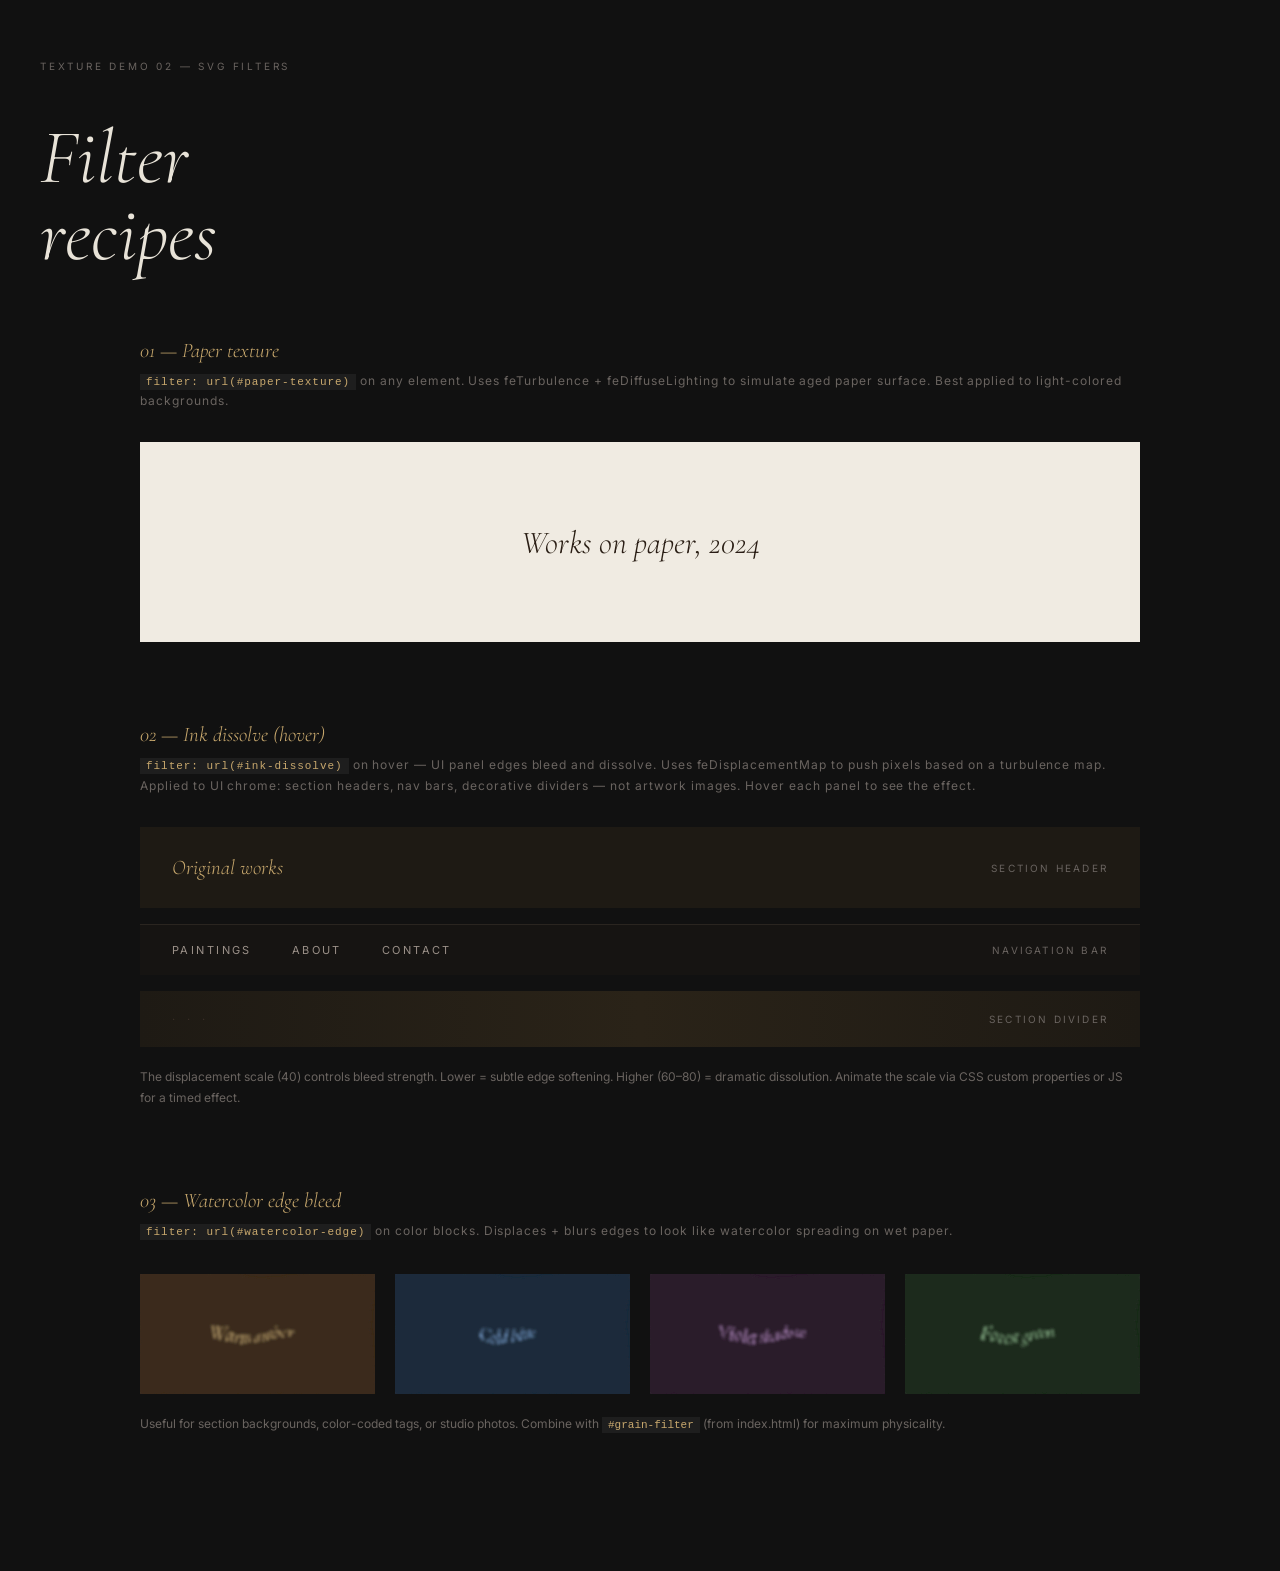
<file: demos/texture-02-svg-filters.html>
<!DOCTYPE html>
<html lang="en">
<head>
  <meta charset="UTF-8">
  <meta name="viewport" content="width=device-width, initial-scale=1.0">
  <title>Demo: SVG Filter Textures</title>
  <link rel="stylesheet" href="https://fonts.googleapis.com/css2?family=Cormorant:ital,wght@0,300;0,400;1,300;1,400&family=Inter:wght@300;400&display=swap">

  <!--
  ═══════════════════════════════════════════════════════════════
  DEMO: SVG Filter Effects — paper, ink displacement, watercolor
  ═══════════════════════════════════════════════════════════════
  No library. Pure SVG <filter> elements.
  Reference: https://tympanus.net/codrops/2019/02/19/svg-filter-effects-creating-texture-with-feturbulence/

  Three filter recipes, each applied with one CSS rule:
    filter: url(#paper-texture)
    filter: url(#ink-displacement)
    filter: url(#watercolor-edge)

  What they do:
    paper-texture  — feTurbulence + feDiffuseLighting → aged paper surface
    ink-dissolve   — feDisplacementMap → UI panel / section edges bleed on hover
    watercolor     — chained turbulence + feComposite → soft organic edges on color

  DESIGN PRINCIPLE: These filters apply to UI chrome — backgrounds, section panels,
  dividers, navigation bars, frames, decorative shapes. The artwork itself is complete
  and presents itself without modification.

  Use on your art site:
    - Apply paper-texture to the page background for physicality
    - Apply ink-dissolve to section header panels or nav bars on hover
    - Apply watercolor to colored section backgrounds or decorative borders
    - Combine with grain overlay for maximum atmosphere
  ═══════════════════════════════════════════════════════════════
  -->

  <style>
    * { box-sizing: border-box; margin: 0; padding: 0; }

    body {
      background: #111;
      color: #e8e3d8;
      font-family: 'Inter', sans-serif;
      padding: 60px 40px;
    }

    .demo-label {
      font-size: 10px;
      letter-spacing: 0.28em;
      text-transform: uppercase;
      color: #6a6460;
      margin-bottom: 48px;
    }

    h1 {
      font-family: 'Cormorant', serif;
      font-size: clamp(2.5rem, 6vw, 5rem);
      font-weight: 300;
      font-style: italic;
      margin-bottom: 64px;
      line-height: 1;
    }

    .section {
      max-width: 1000px;
      margin: 0 auto 80px;
    }

    .section-title {
      font-family: 'Cormorant', serif;
      font-size: 1.3rem;
      font-style: italic;
      font-weight: 300;
      color: #c9a96e;
      margin-bottom: 8px;
    }

    .section-desc {
      font-size: 12px;
      color: #6a6460;
      letter-spacing: 0.08em;
      margin-bottom: 32px;
      line-height: 1.6;
    }

    code {
      background: #1e1e1e;
      padding: 2px 6px;
      font-size: 11px;
      color: #c9a96e;
    }

    /* ── Recipe 1: Paper texture ──────────────────────────── */
    /* Apply to any element to get aged paper surface */
    .paper-demo {
      width: 100%;
      height: 200px;
      background: #f0ebe2; /* the texture looks best on a light base */
      filter: url(#paper-texture);
      display: flex;
      align-items: center;
      justify-content: center;
    }

    .paper-demo p {
      font-family: 'Cormorant', serif;
      font-size: 2rem;
      font-style: italic;
      font-weight: 300;
      color: #2a1f14;
    }

    /* ── Recipe 2: Ink dissolve on UI panels ─────────────────── */
    /* Applied to section header backgrounds and nav bars — not artwork images */
    .ink-panels {
      display: flex;
      flex-direction: column;
      gap: 16px;
    }

    .ink-panel {
      position: relative;
      overflow: hidden;
      cursor: pointer;
      transition: filter 0.6s ease;
    }

    /* Section header panel */
    .ink-panel--section {
      background: #1e1a14;
      padding: 28px 32px;
      display: flex;
      align-items: center;
      justify-content: space-between;
    }

    /* Navigation bar panel */
    .ink-panel--nav {
      background: #161412;
      padding: 18px 32px;
      display: flex;
      gap: 40px;
      align-items: center;
      border-top: 1px solid #2a2520;
    }

    /* Decorative divider panel */
    .ink-panel--divider {
      background: linear-gradient(90deg, #1e1a14, #2a2318, #1e1a14);
      height: 56px;
      display: flex;
      align-items: center;
      padding: 0 32px;
    }

    /* On hover: apply the displacement filter — edges bleed */
    .ink-panel:hover {
      filter: url(#ink-dissolve);
    }

    .ink-panel__heading {
      font-family: 'Cormorant', serif;
      font-size: 1.3rem;
      font-style: italic;
      font-weight: 300;
      color: #c9a96e;
    }

    .ink-panel__label {
      font-size: 10px;
      letter-spacing: 0.22em;
      text-transform: uppercase;
      color: #6a6460;
    }

    .ink-panel__nav-link {
      font-size: 11px;
      letter-spacing: 0.22em;
      text-transform: uppercase;
      color: #9a9088;
    }

    .ink-panel__divider-mark {
      font-size: 11px;
      letter-spacing: 0.4em;
      text-transform: uppercase;
      color: #3a3028;
    }

    /* ── Recipe 3: Watercolor edges ───────────────────────── */
    .wc-blocks {
      display: flex;
      gap: 20px;
      flex-wrap: wrap;
    }

    .wc-block {
      flex: 1;
      min-width: 160px;
      height: 120px;
      display: flex;
      align-items: center;
      justify-content: center;
      font-family: 'Cormorant', serif;
      font-style: italic;
      font-weight: 300;
      font-size: 1.1rem;
    }

    /* Watercolor filter makes the edges organic and bleeding */
    .wc-block:nth-child(1) { background: #3a2a1a; filter: url(#watercolor-edge); color: #e8c88a; }
    .wc-block:nth-child(2) { background: #1a2a3a; filter: url(#watercolor-edge); color: #8ab4e8; }
    .wc-block:nth-child(3) { background: #2a1a2a; filter: url(#watercolor-edge); color: #d8a8e8; }
    .wc-block:nth-child(4) { background: #1a2a1a; filter: url(#watercolor-edge); color: #a8d8a8; }

    /* ── Page background with paper texture ────────────────── */
    /* Uncomment to apply paper texture to the full page background:
       body { filter: url(#paper-texture); }
       Note: this affects all child elements too — apply to a background div instead */

    .note {
      font-size: 12px;
      color: #6a6460;
      line-height: 1.7;
      margin-top: 20px;
    }
  </style>
</head>
<body>

  <!--
  ══════════════════════════════════════════════════
  SVG FILTER DEFINITIONS — place once per page,
  hidden, referenced by filter: url(#id) in CSS
  ══════════════════════════════════════════════════
  -->
  <svg width="0" height="0" style="position:absolute;" aria-hidden="true">
    <defs>

      <!--
      RECIPE 1: Paper texture
      feTurbulence generates fractal noise
      feDiffuseLighting interprets that noise as a surface with light hitting it
      Result: aged, slightly roughened paper surface
      Adjust: baseFrequency for grain size, lighting-color for paper warmth
      -->
      <filter id="paper-texture" x="0%" y="0%" width="100%" height="100%"
              color-interpolation-filters="linearRGB">
        <feTurbulence type="fractalNoise" baseFrequency="0.65" numOctaves="4"
                      stitchTiles="stitch" result="noise"/>
        <feDiffuseLighting in="noise" lighting-color="#f8f2e4" surfaceScale="2" result="light">
          <feDistantLight azimuth="45" elevation="60"/>
        </feDiffuseLighting>
        <feComposite in="SourceGraphic" in2="light" operator="multiply"/>
      </filter>

      <!--
      RECIPE 2: Ink dissolve / edge bleed
      feDisplacementMap uses a turbulence map to push pixels off-center
      Applied to images, it makes the edges dissolve like ink in water
      Adjust: scale for displacement strength (20–60 is useful range)
              baseFrequency for how fine or coarse the bleed is
      -->
      <filter id="ink-dissolve" x="-15%" y="-15%" width="130%" height="130%"
              color-interpolation-filters="linearRGB">
        <feTurbulence type="turbulence" baseFrequency="0.02" numOctaves="4"
                      seed="2" result="turbulence"/>
        <feDisplacementMap in="SourceGraphic" in2="turbulence"
                           scale="40" xChannelSelector="R" yChannelSelector="G"/>
      </filter>

      <!--
      RECIPE 3: Watercolor edge bleed
      Aggressive turbulence displacement creates soft, organic edges on color blocks
      The blur+composite stack clips the result back to alpha shape
      Adjust: stdDeviation for edge softness, scale for how much edges bleed
      -->
      <filter id="watercolor-edge" x="-20%" y="-20%" width="140%" height="140%"
              color-interpolation-filters="linearRGB">
        <feTurbulence type="fractalNoise" baseFrequency="0.012 0.008"
                      numOctaves="6" seed="5" result="noise"/>
        <feDisplacementMap in="SourceGraphic" in2="noise"
                           scale="22" xChannelSelector="R" yChannelSelector="B"
                           result="displaced"/>
        <feGaussianBlur in="displaced" stdDeviation="1.5" result="blurred"/>
        <feComposite in="blurred" in2="SourceGraphic" operator="atop"/>
      </filter>

      <!--
      BONUS: Worn photograph
      Combines grain + slight blur + color fade for an aged photo feel
      Good for testimonial photos or artist portrait images
      -->
      <filter id="worn-photo" x="0%" y="0%" width="100%" height="100%">
        <feTurbulence type="fractalNoise" baseFrequency="0.65" numOctaves="3"
                      stitchTiles="stitch" result="noise"/>
        <feColorMatrix type="saturate" values="0.3" in="noise" result="desatNoise"/>
        <feBlend in="SourceGraphic" in2="desatNoise" mode="multiply" result="grained"/>
        <feGaussianBlur in="grained" stdDeviation="0.4"/>
      </filter>

    </defs>
  </svg>

  <p class="demo-label">Texture Demo 02 — SVG Filters</p>
  <h1>Filter<br>recipes</h1>

  <!-- Recipe 1: Paper texture -->
  <div class="section">
    <p class="section-title">01 — Paper texture</p>
    <p class="section-desc">
      <code>filter: url(#paper-texture)</code> on any element.
      Uses feTurbulence + feDiffuseLighting to simulate aged paper surface.
      Best applied to light-colored backgrounds.
    </p>
    <div class="paper-demo">
      <p>Works on paper, 2024</p>
    </div>
  </div>

  <!-- Recipe 2: Ink dissolve -->
  <div class="section">
    <p class="section-title">02 — Ink dissolve (hover)</p>
    <p class="section-desc">
      <code>filter: url(#ink-dissolve)</code> on hover — UI panel edges bleed and dissolve.
      Uses feDisplacementMap to push pixels based on a turbulence map.
      Applied to UI chrome: section headers, nav bars, decorative dividers — not artwork images.
      Hover each panel to see the effect.
    </p>
    <div class="ink-panels">
      <div class="ink-panel ink-panel--section">
        <span class="ink-panel__heading">Original works</span>
        <span class="ink-panel__label">Section header</span>
      </div>
      <div class="ink-panel ink-panel--nav">
        <span class="ink-panel__nav-link">Paintings</span>
        <span class="ink-panel__nav-link">About</span>
        <span class="ink-panel__nav-link">Contact</span>
        <span class="ink-panel__label" style="margin-left:auto;">Navigation bar</span>
      </div>
      <div class="ink-panel ink-panel--divider">
        <span class="ink-panel__divider-mark">· · ·</span>
        <span class="ink-panel__label" style="margin-left:auto;">Section divider</span>
      </div>
    </div>
    <p class="note">
      The displacement scale (40) controls bleed strength.
      Lower = subtle edge softening. Higher (60–80) = dramatic dissolution.
      Animate the scale via CSS custom properties or JS for a timed effect.
    </p>
  </div>

  <!-- Recipe 3: Watercolor edges -->
  <div class="section">
    <p class="section-title">03 — Watercolor edge bleed</p>
    <p class="section-desc">
      <code>filter: url(#watercolor-edge)</code> on color blocks.
      Displaces + blurs edges to look like watercolor spreading on wet paper.
    </p>
    <div class="wc-blocks">
      <div class="wc-block">Warm amber</div>
      <div class="wc-block">Cold blue</div>
      <div class="wc-block">Violet shadow</div>
      <div class="wc-block">Forest green</div>
    </div>
    <p class="note">
      Useful for section backgrounds, color-coded tags, or studio photos.
      Combine with <code>#grain-filter</code> (from index.html) for maximum physicality.
    </p>
  </div>

</body>
</html>
</file>
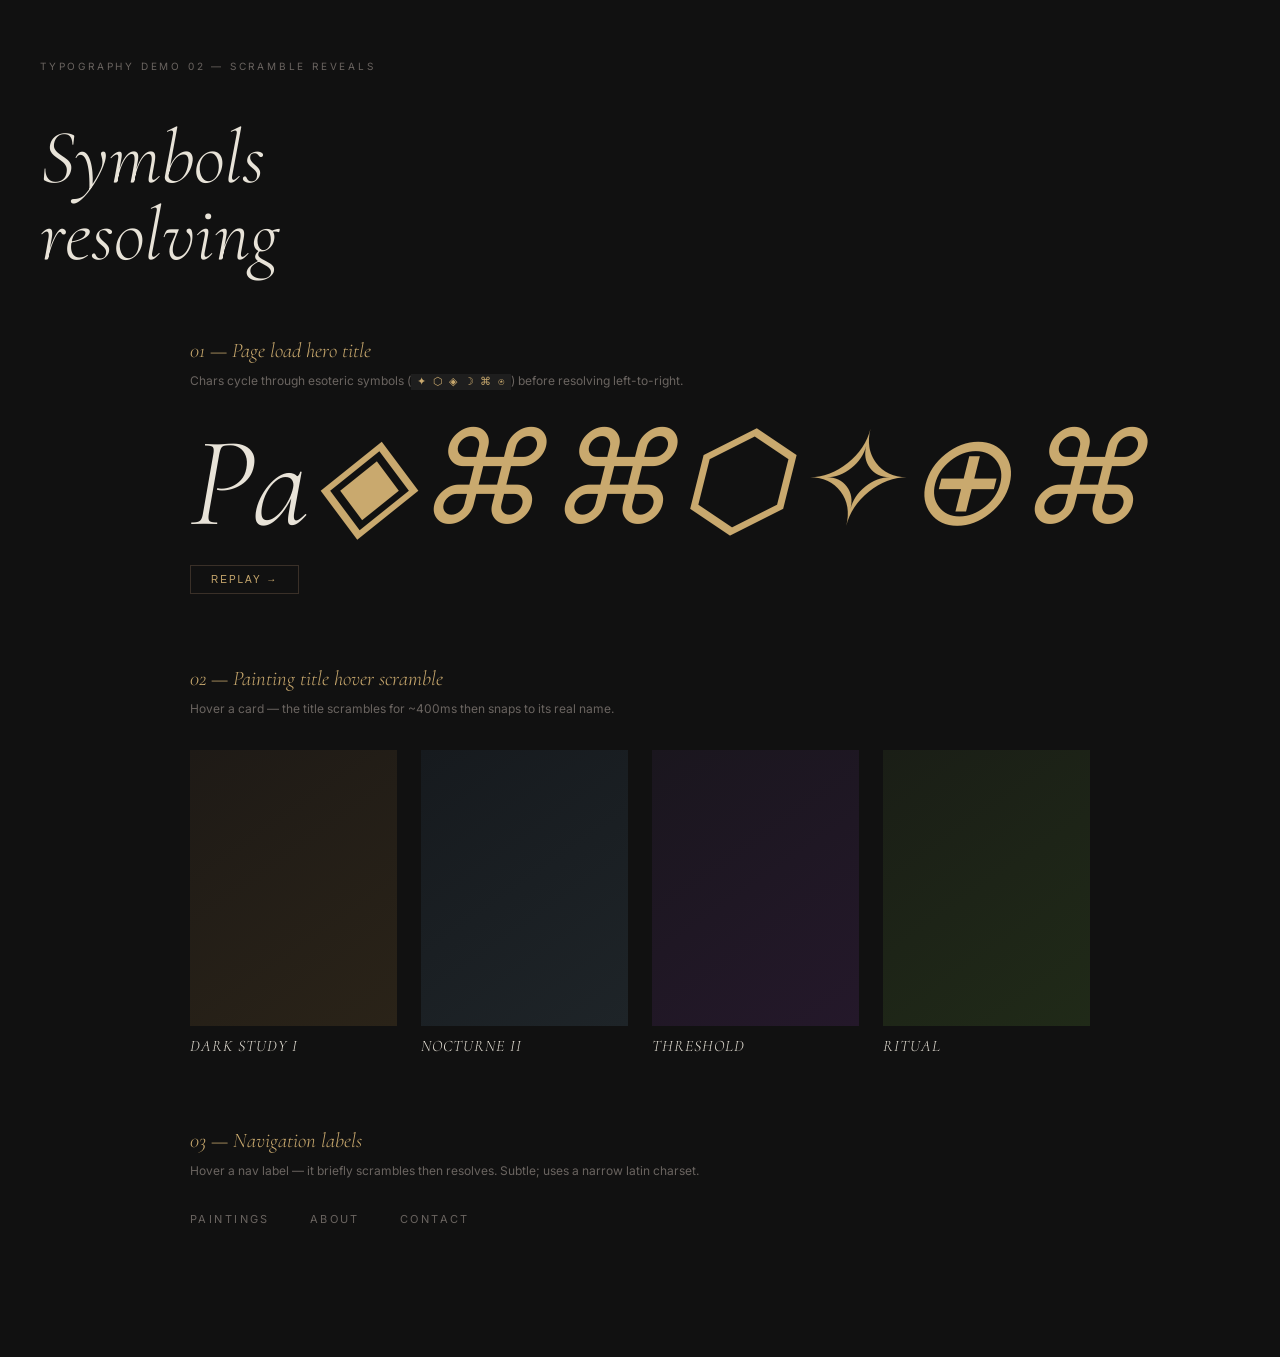
<file: demos/type-02-scramble.html>
<!DOCTYPE html>
<html lang="en">
<head>
  <meta charset="UTF-8">
  <meta name="viewport" content="width=device-width, initial-scale=1.0">
  <title>Demo: Text Scramble Reveals</title>
  <link rel="stylesheet" href="https://fonts.googleapis.com/css2?family=Cormorant:ital,wght@0,300;0,400;1,300;1,400&family=Inter:wght@300;400&display=swap">

  <!--
  ═══════════════════════════════════════════════════════════════
  DEMO: Scramble text — chars cycle through symbols before resolving
  ═══════════════════════════════════════════════════════════════
  No external library — custom implementation (~40 lines)
  Inspired by: https://github.com/yomotsu/ScrambleText

  What it does:
    Each character is replaced with a random symbol from a charset,
    cycling rapidly before "resolving" to its real value.
    Characters resolve left-to-right with a stagger.

  Charset options (pick based on feel):
    esoteric:   ✦ ✧ ⬡ ◈ ☽ ⌘ ⍟ ◉ ⊕ ↯ ⌁
    latin-rune: Ä Ø Þ ψ ξ Σ Λ Φ Ω χ
    morse:      – · — ·– –· ·· ––
    pure noise: !@#$%^&*()[]{}<>?/|

  Use on your art site:
    - Page load: painting title scrambles then resolves
    - Hover: nav labels scramble for 400ms then snap back
    - Scroll-enter: section headings scramble into view
    - After route change (Barba.js): titles re-scramble on new page
  ═══════════════════════════════════════════════════════════════
  -->

  <style>
    * { box-sizing: border-box; margin: 0; padding: 0; }

    body {
      background: #111;
      color: #e8e3d8;
      font-family: 'Inter', sans-serif;
      padding: 60px 40px;
      min-height: 100vh;
    }

    .demo-label {
      font-size: 10px;
      letter-spacing: 0.28em;
      text-transform: uppercase;
      color: #6a6460;
      margin-bottom: 48px;
    }

    h1 {
      font-family: 'Cormorant', serif;
      font-size: clamp(2.5rem, 6vw, 5rem);
      font-weight: 300;
      font-style: italic;
      margin-bottom: 64px;
      line-height: 1;
    }

    .section {
      max-width: 900px;
      margin: 0 auto 72px;
    }

    .section-title {
      font-family: 'Cormorant', serif;
      font-size: 1.3rem;
      font-style: italic;
      font-weight: 300;
      color: #c9a96e;
      margin-bottom: 8px;
    }

    .section-desc {
      font-size: 12px;
      color: #6a6460;
      margin-bottom: 32px;
      line-height: 1.6;
    }

    code {
      background: #1e1e1e;
      padding: 2px 6px;
      font-size: 11px;
      color: #c9a96e;
    }

    /* ── Demo 1: Page-load hero scramble ──────────────────── */
    .hero-scramble {
      font-family: 'Cormorant', serif;
      font-size: clamp(3.5rem, 10vw, 9rem);
      font-weight: 300;
      font-style: italic;
      line-height: 0.95;
      letter-spacing: 0.03em;
      /* Scramble chars show in accent color before resolving */
      color: #e8e3d8;
    }

    /* Scrambling chars briefly flash amber */
    .scramble-char.is-scrambling {
      color: #c9a96e;
    }

    /* ── Demo 2: Painting titles on hover ─────────────────── */
    .cards {
      display: grid;
      grid-template-columns: repeat(auto-fill, minmax(200px, 1fr));
      gap: 24px;
      margin-bottom: 24px;
    }

    .card {
      cursor: pointer;
    }

    .card__painting {
      width: 100%;
      aspect-ratio: 3/4;
      background: linear-gradient(145deg, #1e1a16, #2a2318);
      margin-bottom: 10px;
      transition: opacity 0.3s;
    }

    .card:hover .card__painting { opacity: 0.85; }
    .card:nth-child(2) .card__painting { background: linear-gradient(145deg, #161a1e, #1e2428); }
    .card:nth-child(3) .card__painting { background: linear-gradient(145deg, #1a161e, #24182a); }
    .card:nth-child(4) .card__painting { background: linear-gradient(145deg, #1a1e16, #202a18); }

    .card__title {
      font-family: 'Cormorant', serif;
      font-size: 1rem;
      font-style: italic;
      font-weight: 300;
      letter-spacing: 0.06em;
    }

    /* ── Demo 3: Nav hover ────────────────────────────────── */
    .nav-demo {
      display: flex;
      gap: 40px;
      flex-wrap: wrap;
    }

    .nav-link {
      font-size: 11px;
      letter-spacing: 0.22em;
      text-transform: uppercase;
      color: #6a6460;
      cursor: pointer;
      transition: color 0.2s;
      user-select: none;
    }

    .nav-link:hover { color: #e8e3d8; }

    /* ── Replay button ────────────────────────────────────── */
    .replay-btn {
      font-size: 10px;
      letter-spacing: 0.2em;
      text-transform: uppercase;
      color: #c9a96e;
      cursor: pointer;
      background: none;
      border: 1px solid #3a3028;
      padding: 8px 20px;
      margin-top: 20px;
      transition: border-color 0.2s, color 0.2s;
    }

    .replay-btn:hover { border-color: #c9a96e; }
  </style>
</head>
<body>

  <p class="demo-label">Typography Demo 02 — Scramble Reveals</p>
  <h1>Symbols<br>resolving</h1>

  <!-- Demo 1: Hero scramble on load -->
  <div class="section">
    <p class="section-title">01 — Page load hero title</p>
    <p class="section-desc">
      Chars cycle through esoteric symbols (<code>✦ ⬡ ◈ ☽ ⌘ ⍟</code>) before resolving left-to-right.
    </p>
    <div class="hero-scramble" id="hero-scramble">
      Paintings
    </div>
    <button class="replay-btn" onclick="startHeroScramble()">Replay →</button>
  </div>

  <!-- Demo 2: Painting card titles scramble on hover -->
  <div class="section">
    <p class="section-title">02 — Painting title hover scramble</p>
    <p class="section-desc">
      Hover a card — the title scrambles for ~400ms then snaps to its real name.
    </p>
    <div class="cards">
      <div class="card">
        <div class="card__painting"></div>
        <div class="card__title" data-scramble-hover data-text="DARK STUDY I">DARK STUDY I</div>
      </div>
      <div class="card">
        <div class="card__painting"></div>
        <div class="card__title" data-scramble-hover data-text="NOCTURNE II">NOCTURNE II</div>
      </div>
      <div class="card">
        <div class="card__painting"></div>
        <div class="card__title" data-scramble-hover data-text="THRESHOLD">THRESHOLD</div>
      </div>
      <div class="card">
        <div class="card__painting"></div>
        <div class="card__title" data-scramble-hover data-text="RITUAL">RITUAL</div>
      </div>
    </div>
  </div>

  <!-- Demo 3: Nav links scramble on hover -->
  <div class="section">
    <p class="section-title">03 — Navigation labels</p>
    <p class="section-desc">
      Hover a nav label — it briefly scrambles then resolves. Subtle; uses a narrow latin charset.
    </p>
    <nav class="nav-demo">
      <span class="nav-link" data-scramble-hover data-text="Paintings">Paintings</span>
      <span class="nav-link" data-scramble-hover data-text="About">About</span>
      <span class="nav-link" data-scramble-hover data-text="Contact">Contact</span>
    </nav>
  </div>

  <script>
    // ── Scramble engine — no external library ─────────────────────────────
    //
    // Usage:
    //   scramble(element, options)
    //   options.target   — string to resolve to (default: element's textContent)
    //   options.chars    — array of chars to scramble through
    //   options.duration — total ms for the full scramble (default: 800)
    //   options.stagger  — delay between chars resolving (default: 40ms)
    //   options.onDone   — callback when complete

    const CHARSETS = {
      // For painting titles — esoteric and atmospheric
      esoteric: ['✦','✧','⬡','◈','☽','⌘','⍟','◉','⊕','↯','⌁','⟡','✵','❖'],
      // For nav labels — quieter, latin-based
      latin: ['Ä','Ø','Þ','ψ','ξ','Σ','Λ','Φ','Ω','χ','Ξ','Ψ'],
      // For headings — mixed symbols
      mixed: ['✦','*','—','|','/','+','×','◦','○','●'],
    };

    function scramble(el, options = {}) {
      const target   = options.target   || el.textContent;
      const chars    = options.chars    || CHARSETS.esoteric;
      const duration = options.duration || 800;
      const stagger  = options.stagger  || 40;

      // Split target into chars, preserving spaces
      const letters = target.split('');
      const spans   = letters.map(letter => {
        const span = document.createElement('span');
        span.className = 'scramble-char';
        span.textContent = letter;
        return span;
      });

      // Replace element content with spans
      el.innerHTML = '';
      spans.forEach(s => el.appendChild(s));

      // For each character, animate scramble then resolve
      spans.forEach((span, i) => {
        const letter = letters[i];
        if (letter === ' ') return; // skip spaces

        const resolveAt  = i * stagger;           // when this char resolves
        const scrambleEnd = resolveAt + duration * 0.6; // scramble until 60% through

        const startTime = performance.now();

        function tick(now) {
          const elapsed = now - startTime;

          if (elapsed < resolveAt) {
            // Not yet — show a random scramble char
            span.textContent = chars[Math.floor(Math.random() * chars.length)];
            span.classList.add('is-scrambling');
            requestAnimationFrame(tick);
          } else if (elapsed < scrambleEnd) {
            // Actively scrambling
            span.textContent = chars[Math.floor(Math.random() * chars.length)];
            span.classList.add('is-scrambling');
            requestAnimationFrame(tick);
          } else {
            // Resolved
            span.textContent = letter;
            span.classList.remove('is-scrambling');
          }
        }

        requestAnimationFrame(tick);
      });
    }

    // ── Demo 1: Hero scramble on load ─────────────────────────────────────
    function startHeroScramble() {
      const el = document.getElementById('hero-scramble');
      scramble(el, {
        target: 'Paintings',
        chars: CHARSETS.esoteric,
        duration: 1200,
        stagger: 60,
      });
    }

    // Auto-start on load
    window.addEventListener('load', () => {
      setTimeout(startHeroScramble, 300);
    });

    // ── Demo 2 & 3: Hover scramble ────────────────────────────────────────
    document.querySelectorAll('[data-scramble-hover]').forEach(el => {
      const originalText = el.dataset.text || el.textContent.trim();
      let isScrambling = false;

      el.addEventListener('mouseenter', () => {
        if (isScrambling) return;
        isScrambling = true;

        const isNav = el.classList.contains('nav-link');
        scramble(el, {
          target: originalText,
          chars: isNav ? CHARSETS.latin : CHARSETS.mixed,
          duration: isNav ? 500 : 700,
          stagger: isNav ? 30 : 50,
          onDone: () => { isScrambling = false; },
        });

        // Reset isScrambling after full duration
        const totalTime = originalText.replace(/ /g,'').length * (isNav ? 30 : 50) + (isNav ? 500 : 700);
        setTimeout(() => { isScrambling = false; }, totalTime);
      });
    });
  </script>

</body>
</html>
</file>
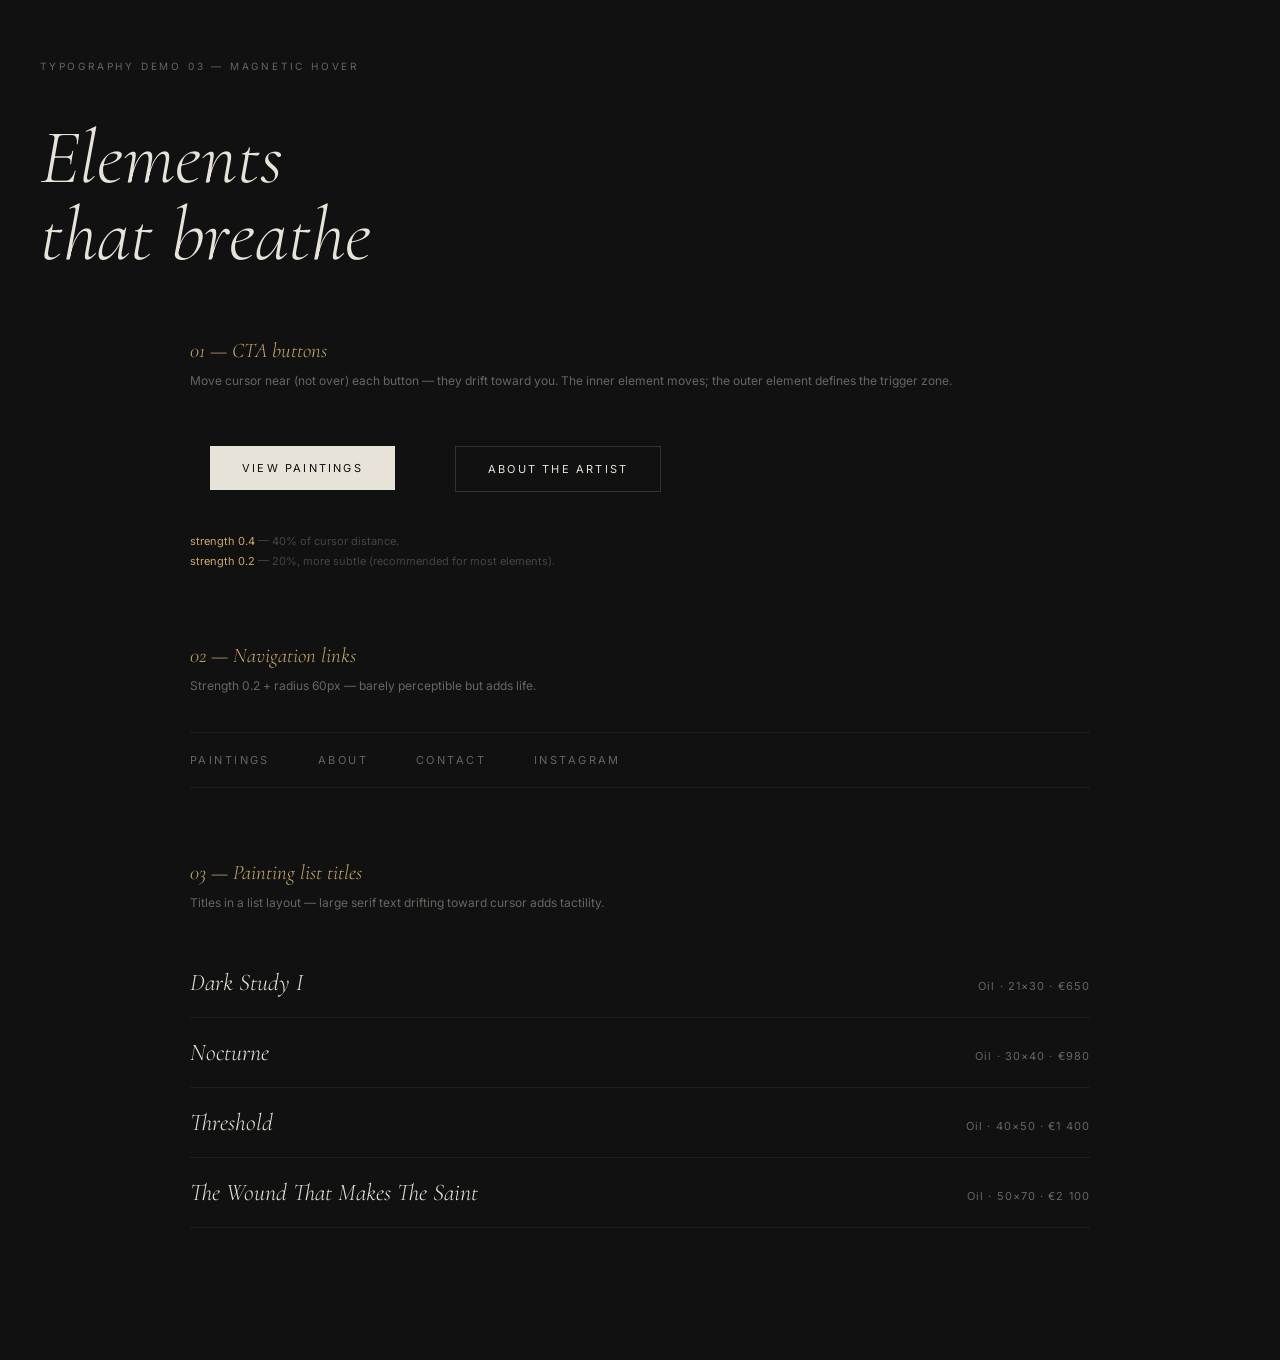
<file: demos/type-03-magnetic.html>
<!DOCTYPE html>
<html lang="en">
<head>
  <meta charset="UTF-8">
  <meta name="viewport" content="width=device-width, initial-scale=1.0">
  <title>Demo: Magnetic Hover</title>
  <link rel="stylesheet" href="https://fonts.googleapis.com/css2?family=Cormorant:ital,wght@0,300;0,400;1,300;1,400&family=Inter:wght@300;400&display=swap">

  <!--
  ═══════════════════════════════════════════════════════════════
  DEMO: Magnetic hover — elements drift toward the cursor
  ═══════════════════════════════════════════════════════════════
  No library. Custom ~30-line implementation.
  Inspired by: https://github.com/Halo-Lab/magnetic-hover

  What it does:
    Elements within a certain radius are attracted to the cursor.
    The closer the cursor, the stronger the pull.
    On mouse-out, elements spring back via CSS transition.

  Parameters per element (data- attributes):
    data-magnetic-strength  — 0.0–1.0 (default: 0.35)
                              how far the element moves toward cursor
    data-magnetic-radius    — px (default: 100)
                              detection radius around element center

  Use on your art site:
    - CTA buttons ("View paintings") — feel alive
    - Navigation links — subtle drift on hover
    - Painting card titles — drift slightly toward cursor
    - Social icons, like buttons

  The key is restraint: 0.2–0.4 strength + 80–120px radius
  reads as organic, not distracting.
  ═══════════════════════════════════════════════════════════════
  -->

  <style>
    * { box-sizing: border-box; margin: 0; padding: 0; }

    body {
      background: #111;
      color: #e8e3d8;
      font-family: 'Inter', sans-serif;
      padding: 60px 40px;
      min-height: 100vh;
    }

    .demo-label {
      font-size: 10px;
      letter-spacing: 0.28em;
      text-transform: uppercase;
      color: #6a6460;
      margin-bottom: 48px;
    }

    h1 {
      font-family: 'Cormorant', serif;
      font-size: clamp(2.5rem, 6vw, 5rem);
      font-weight: 300;
      font-style: italic;
      margin-bottom: 64px;
      line-height: 1;
    }

    .section {
      max-width: 900px;
      margin: 0 auto 72px;
    }

    .section-title {
      font-family: 'Cormorant', serif;
      font-size: 1.3rem;
      font-style: italic;
      font-weight: 300;
      color: #c9a96e;
      margin-bottom: 8px;
    }

    .section-desc {
      font-size: 12px;
      color: #6a6460;
      margin-bottom: 36px;
      line-height: 1.6;
    }

    code {
      background: #1e1e1e;
      padding: 2px 6px;
      font-size: 11px;
      color: #c9a96e;
    }

    /* All magnetic elements need will-change and transition for spring-back */
    [data-magnetic] {
      display: inline-block;
      transition: transform 0.5s cubic-bezier(0.16, 1, 0.3, 1);
      will-change: transform;
    }

    /* ── Demo 1: CTA buttons ──────────────────────────────── */
    .buttons {
      display: flex;
      gap: 20px;
      flex-wrap: wrap;
      margin-bottom: 20px;
    }

    .btn-primary {
      display: inline-block;
      background: #e8e3d8;
      color: #111;
      font-size: 11px;
      letter-spacing: 0.2em;
      text-transform: uppercase;
      padding: 15px 32px;
      cursor: pointer;
    }

    .btn-secondary {
      display: inline-block;
      font-size: 11px;
      letter-spacing: 0.2em;
      text-transform: uppercase;
      padding: 15px 32px;
      border: 1px solid #3a3028;
      color: #e8e3d8;
      cursor: pointer;
    }

    /* ── Demo 2: Nav links ────────────────────────────────── */
    .nav-demo {
      display: flex;
      gap: 48px;
      flex-wrap: wrap;
      padding: 20px 0;
      border-top: 1px solid #1e1e1e;
      border-bottom: 1px solid #1e1e1e;
      margin-bottom: 20px;
    }

    .nav-link {
      font-size: 11px;
      letter-spacing: 0.22em;
      text-transform: uppercase;
      color: #6a6460;
      cursor: pointer;
    }

    /* ── Demo 3: Painting titles ──────────────────────────── */
    .painting-list {
      display: grid;
      gap: 0;
    }

    .painting-row {
      display: flex;
      justify-content: space-between;
      align-items: baseline;
      padding: 20px 0;
      border-bottom: 1px solid #1e1e1e;
      cursor: pointer;
    }

    .painting-row__title {
      font-family: 'Cormorant', serif;
      font-size: 1.5rem;
      font-style: italic;
      font-weight: 300;
    }

    .painting-row__meta {
      font-size: 11px;
      color: #6a6460;
      letter-spacing: 0.1em;
    }

    /* ── Notes ────────────────────────────────────────────── */
    .strength-note {
      font-size: 11px;
      color: #4a4440;
      line-height: 1.8;
      margin-top: 16px;
    }
    .strength-note span { color: #c9a96e; }
  </style>
</head>
<body>

  <p class="demo-label">Typography Demo 03 — Magnetic Hover</p>
  <h1>Elements<br>that breathe</h1>

  <!-- Demo 1: Buttons -->
  <div class="section">
    <p class="section-title">01 — CTA buttons</p>
    <p class="section-desc">
      Move cursor near (not over) each button — they drift toward you.
      The inner element moves; the outer element defines the trigger zone.
    </p>
    <div class="buttons">
      <!-- Wrapper defines the hitbox; inner span is the magnetic element -->
      <div style="position:relative;display:inline-block;padding:20px;">
        <span class="btn-primary" data-magnetic data-magnetic-strength="0.4" data-magnetic-radius="80">
          View paintings
        </span>
      </div>
      <div style="position:relative;display:inline-block;padding:20px;">
        <span class="btn-secondary" data-magnetic data-magnetic-strength="0.3" data-magnetic-radius="80">
          About the artist
        </span>
      </div>
    </div>
    <p class="strength-note">
      <span>strength 0.4</span> — 40% of cursor distance.<br>
      <span>strength 0.2</span> — 20%, more subtle (recommended for most elements).
    </p>
  </div>

  <!-- Demo 2: Navigation -->
  <div class="section">
    <p class="section-title">02 — Navigation links</p>
    <p class="section-desc">
      Strength 0.2 + radius 60px — barely perceptible but adds life.
    </p>
    <nav class="nav-demo">
      <span class="nav-link" data-magnetic data-magnetic-strength="0.2" data-magnetic-radius="60">Paintings</span>
      <span class="nav-link" data-magnetic data-magnetic-strength="0.2" data-magnetic-radius="60">About</span>
      <span class="nav-link" data-magnetic data-magnetic-strength="0.2" data-magnetic-radius="60">Contact</span>
      <span class="nav-link" data-magnetic data-magnetic-strength="0.2" data-magnetic-radius="60">Instagram</span>
    </nav>
  </div>

  <!-- Demo 3: Painting list -->
  <div class="section">
    <p class="section-title">03 — Painting list titles</p>
    <p class="section-desc">
      Titles in a list layout — large serif text drifting toward cursor adds tactility.
    </p>
    <div class="painting-list">
      <div class="painting-row">
        <span class="painting-row__title" data-magnetic data-magnetic-strength="0.25" data-magnetic-radius="120">Dark Study I</span>
        <span class="painting-row__meta">Oil · 21×30 · €650</span>
      </div>
      <div class="painting-row">
        <span class="painting-row__title" data-magnetic data-magnetic-strength="0.25" data-magnetic-radius="120">Nocturne</span>
        <span class="painting-row__meta">Oil · 30×40 · €980</span>
      </div>
      <div class="painting-row">
        <span class="painting-row__title" data-magnetic data-magnetic-strength="0.25" data-magnetic-radius="120">Threshold</span>
        <span class="painting-row__meta">Oil · 40×50 · €1 400</span>
      </div>
      <div class="painting-row">
        <span class="painting-row__title" data-magnetic data-magnetic-strength="0.25" data-magnetic-radius="120">The Wound That Makes The Saint</span>
        <span class="painting-row__meta">Oil · 50×70 · €2 100</span>
      </div>
    </div>
  </div>

  <script>
    // ── Magnetic hover — no library ───────────────────────────────────────
    //
    // For each [data-magnetic] element:
    //   1. Track cursor position globally
    //   2. Each frame: measure distance from cursor to element center
    //   3. If distance < radius: translate element toward cursor by (dist * strength)
    //   4. If distance >= radius: translate back to 0,0 (CSS transition handles spring)
    //
    // The transition on [data-magnetic] in CSS handles the spring-back animation.

    const magneticEls = document.querySelectorAll('[data-magnetic]');
    let mouseX = 0;
    let mouseY = 0;

    document.addEventListener('mousemove', e => {
      mouseX = e.clientX;
      mouseY = e.clientY;
    });

    function tick() {
      magneticEls.forEach(el => {
        const strength = parseFloat(el.dataset.magneticStrength ?? 0.35);
        const radius   = parseFloat(el.dataset.magneticRadius   ?? 100);

        const rect = el.getBoundingClientRect();
        const cx   = rect.left + rect.width  / 2;
        const cy   = rect.top  + rect.height / 2;

        const dx   = mouseX - cx;
        const dy   = mouseY - cy;
        const dist = Math.sqrt(dx * dx + dy * dy);

        if (dist < radius) {
          // Within radius — pull toward cursor
          // Proximity: 1 at center, 0 at radius edge
          const proximity = 1 - dist / radius;
          const moveX = dx * strength * proximity;
          const moveY = dy * strength * proximity;
          el.style.transform = `translate(${moveX}px, ${moveY}px)`;
        } else {
          // Outside radius — spring back via CSS transition
          el.style.transform = 'translate(0, 0)';
        }
      });

      requestAnimationFrame(tick);
    }

    tick();
  </script>

</body>
</html>
</file>
